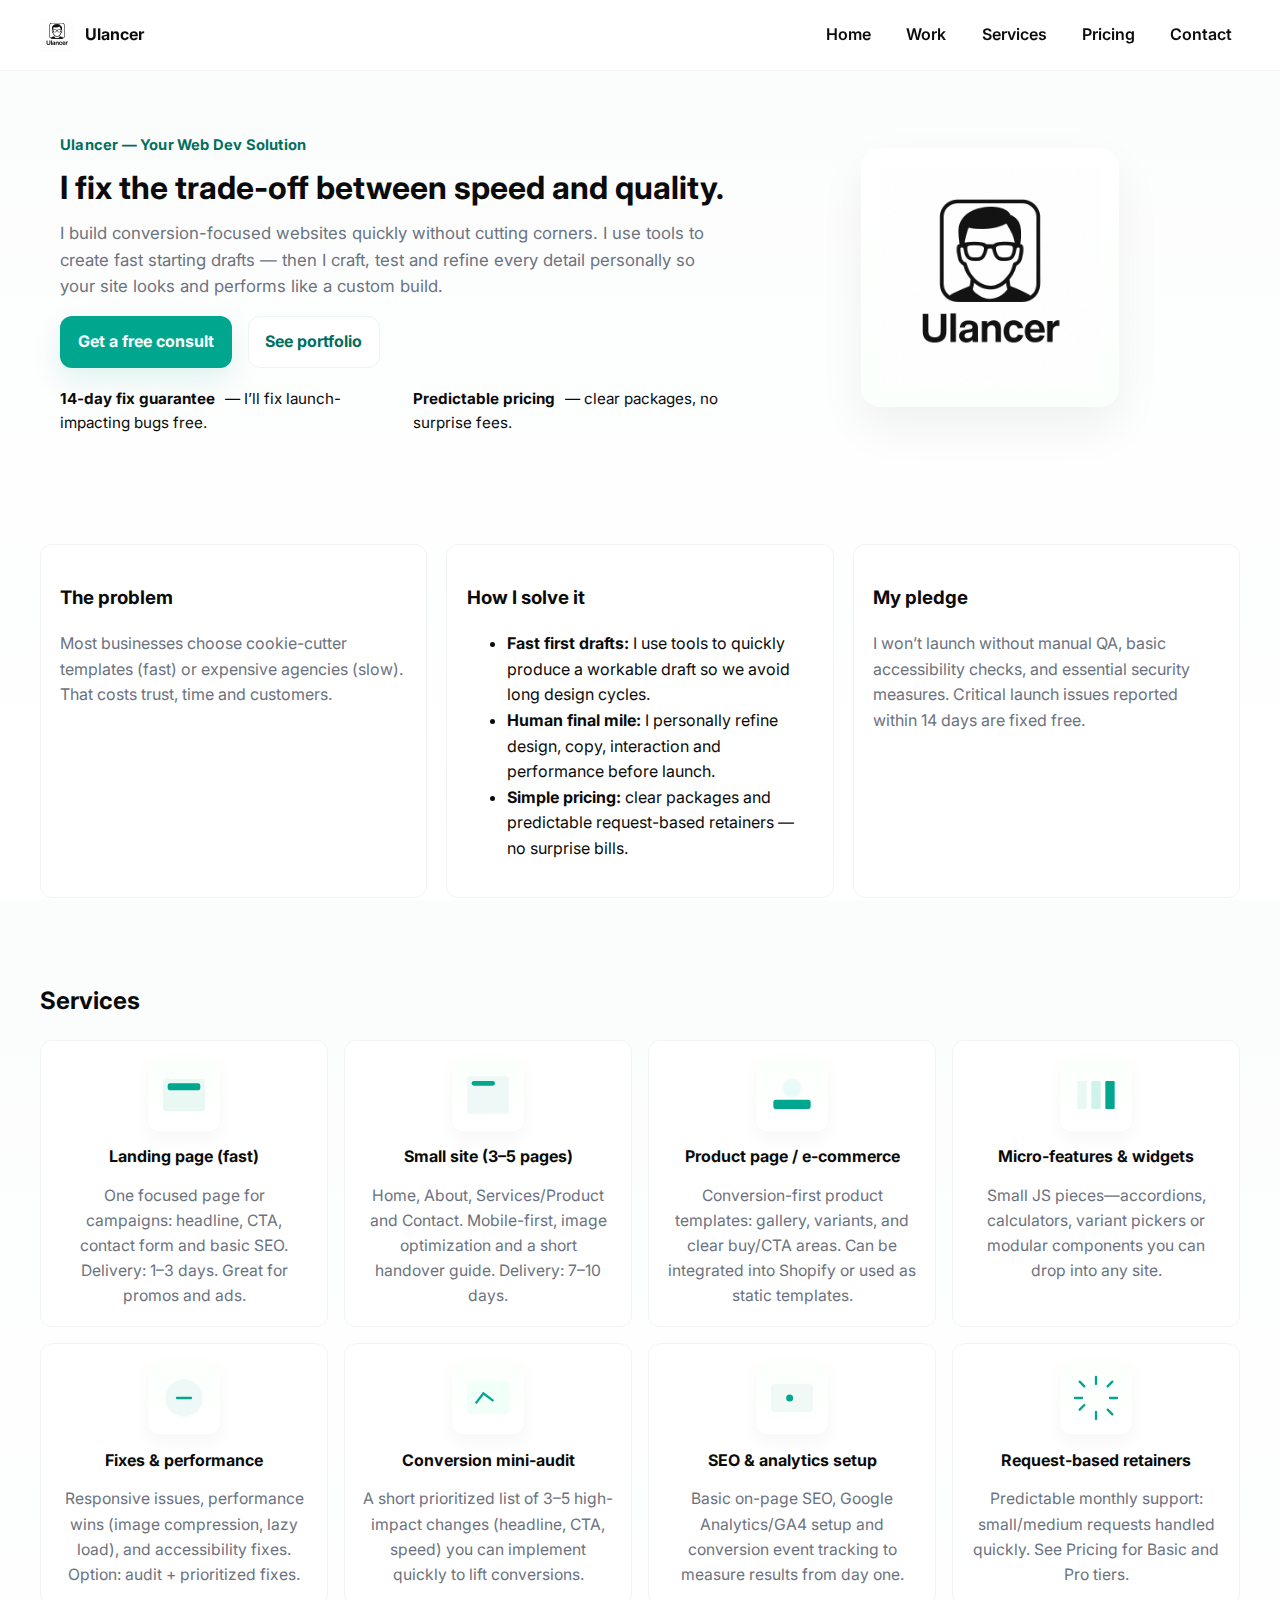
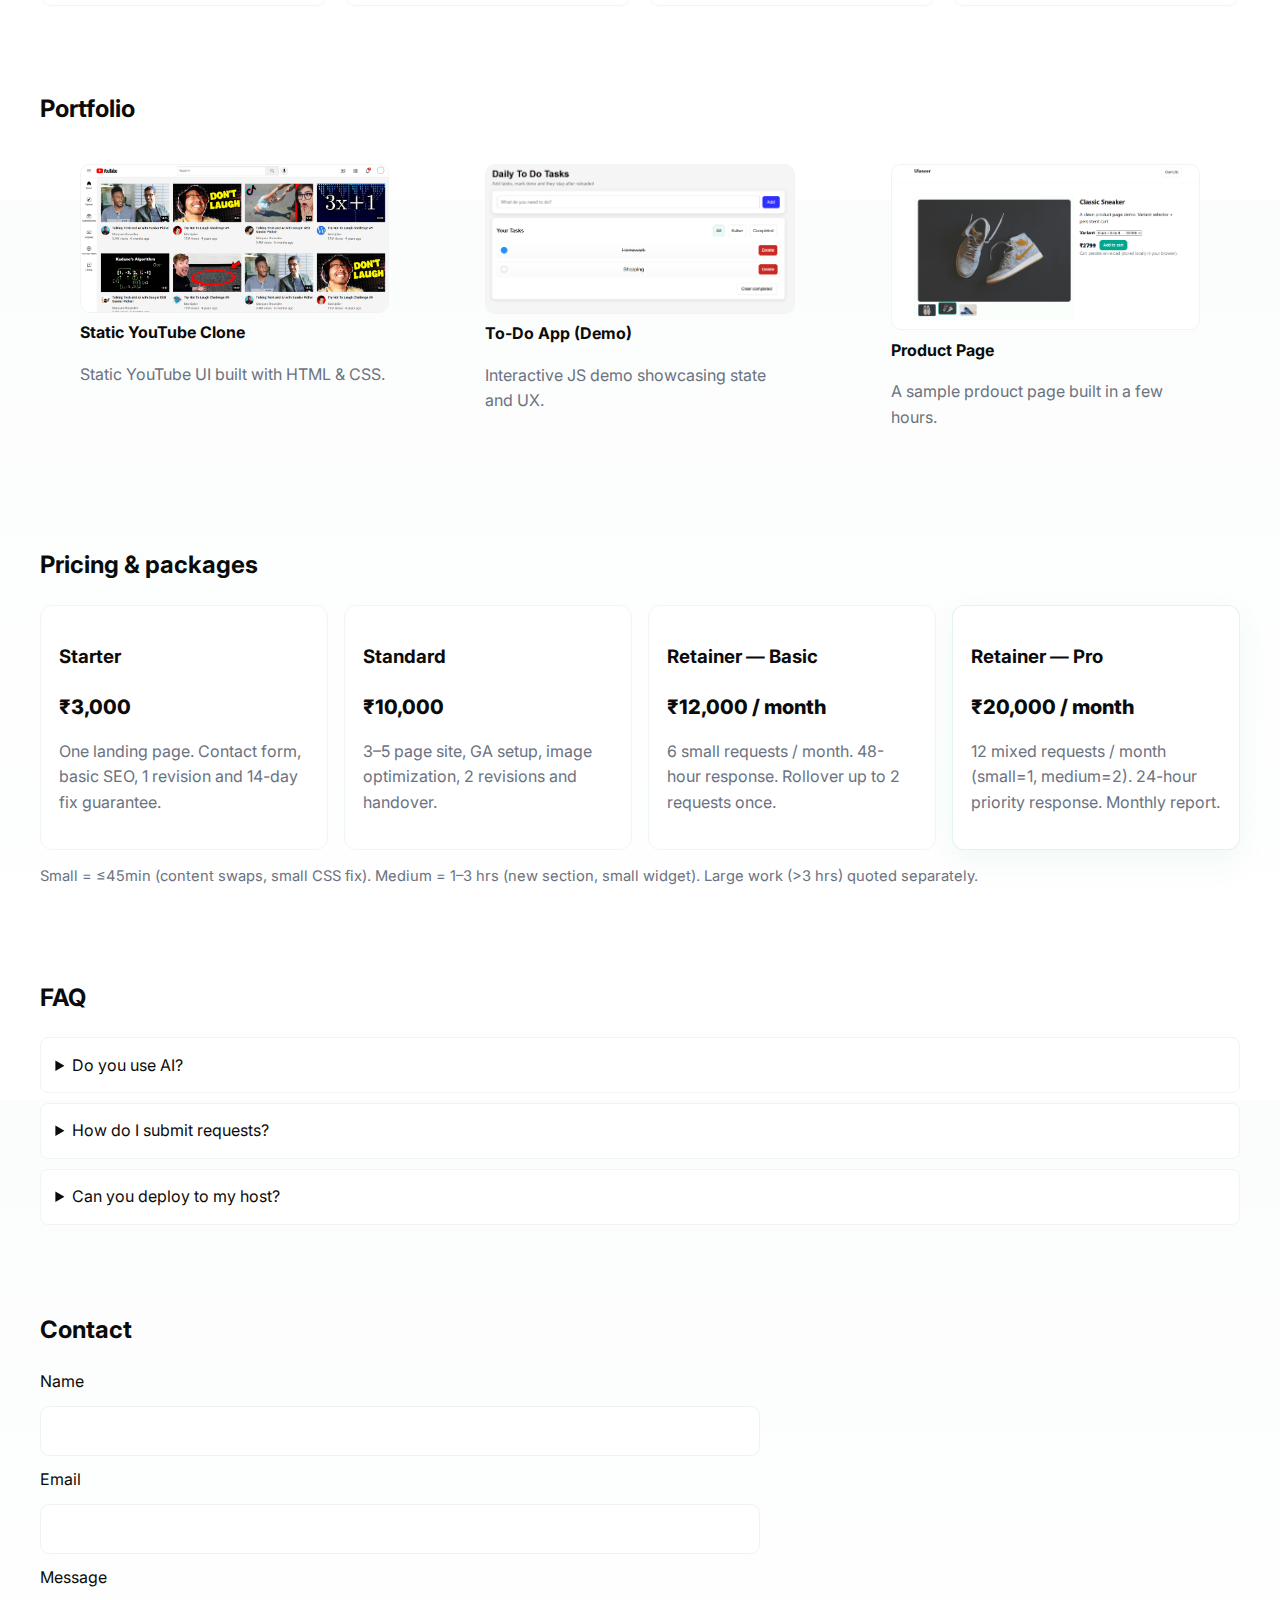
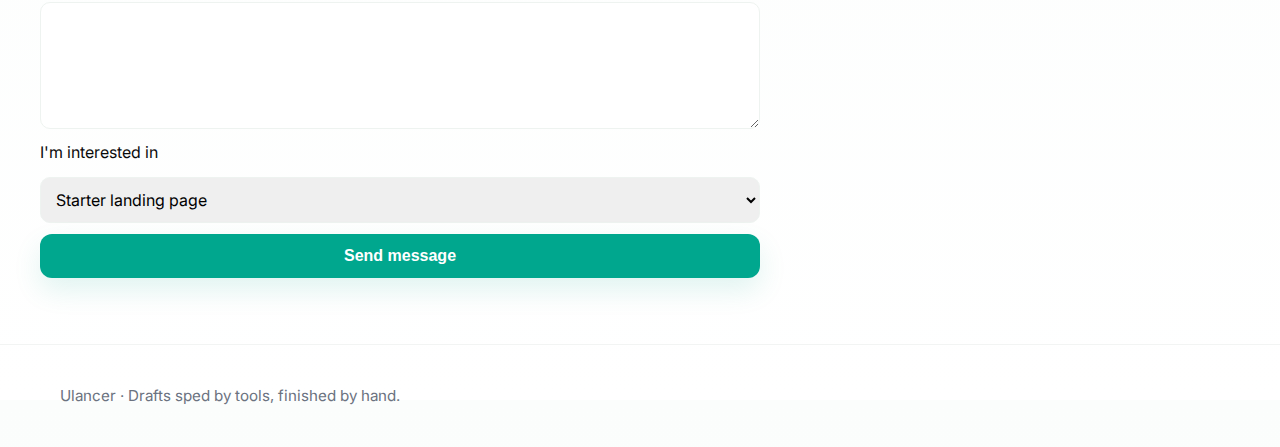
<file: index.html>
<!doctype html>
<html lang="en">
<head>
  <meta charset="utf-8" />
  <meta name="viewport" content="width=device-width,initial-scale=1" />
  <title>Ulancer — Fast, human-polished websites</title>
  <meta name="description" content="Ulancer launches conversion-focused websites in days. I craft, test and polish every site — with tools that speed first drafts when useful.">
  <link href="https://fonts.googleapis.com/css2?family=Inter:wght@300;400;600;700&display=swap" rel="stylesheet">
  <link rel="stylesheet" href="main/styles.css">
</head>
<body>
  <header class="site-header">
    <div class="container header-inner">
      <div class="brand">
        <img src="main/assets/ulancer-logo.PNG" alt="Ulancer logo" class="logo" />
        <span class="brand-name">Ulancer</span>
      </div>

      <button id="navToggle" class="nav-toggle" aria-expanded="false" aria-controls="nav">☰</button>

      <nav id="nav" class="nav" aria-label="Main navigation">
        <a href="#home">Home</a>
        <a href="#work">Work</a>
        <a href="#services">Services</a>
        <a href="#pricing">Pricing</a>
        <a href="#contact">Contact</a>
      </nav>
    </div>
  </header>

  <main>
    <!-- HERO -->
    <section id="home" class="hero">
      <div class="container hero-grid">
        <div class="hero-copy">
          <p class="eyebrow">Ulancer — Your Web Dev Solution</p>
          <h1>I fix the trade-off between speed and quality.</h1>
          <p class="lead">I build conversion-focused websites quickly without cutting corners. I use tools to create fast starting drafts — then I craft, test and refine every detail personally so your site looks and performs like a custom build.</p>

          <div class="cta-row">
            <a class="btn primary" href="#contact">Get a free consult</a>
            <a class="btn ghost" href="#work">See portfolio</a>
          </div>

          <div class="mini-meta">
            <div><strong>14-day fix guarantee</strong><span> — I’ll fix launch-impacting bugs free.</span></div>
            <div><strong>Predictable pricing</strong><span> — clear packages, no surprise fees.</span></div>
          </div>
        </div>

        <aside class="hero-art" aria-hidden="true">
          <div class="logo-card">
            <img src="main/assets/ulancer-logo.PNG" alt="Ulancer mark large" class="logo-large" />
          </div>
        </aside>
      </div>
    </section>

    <div class="section-spacer"></div>

    <!-- VALUE -->
    <section class="container value-section">
      <div class="value-grid">
        <div class="value-card">
          <h3>The problem</h3>
          <p class="muted">Most businesses choose cookie-cutter templates (fast) or expensive agencies (slow). That costs trust, time and customers.</p>
        </div>

        <div class="value-card">
          <h3>How I solve it</h3>
          <ul>
            <li><strong>Fast first drafts:</strong> I use tools to quickly produce a workable draft so we avoid long design cycles.</li>
            <li><strong>Human final mile:</strong> I personally refine design, copy, interaction and performance before launch.</li>
            <li><strong>Simple pricing:</strong> clear packages and predictable request-based retainers — no surprise bills.</li>
          </ul>
        </div>

        <div class="value-card">
          <h3>My pledge</h3>
          <p class="muted">I won’t launch without manual QA, basic accessibility checks, and essential security measures. Critical launch issues reported within 14 days are fixed free.</p>
        </div>
      </div>
    </section>

    <!-- SERVICES (REBUILT: centered icons, clearer copy, more entries) -->
    <section id="services" class="container services-section">
      <h2 class="ser">Services</h2>

      <!-- Grid of service cards — icons centered and short explanations -->
      <div class="services-grid improved">
        <!-- Landing page -->
        <article class="service-card">
          <div class="service-icon" aria-hidden="true">
            <!-- simple landing SVG -->
            <svg viewBox="0 0 48 48" width="56" height="56"><rect x="6" y="10" width="36" height="28" rx="3" fill="#eaf8f4"/><rect x="10" y="14" width="28" height="6" rx="2" fill="#00A78E"/></svg>
          </div>
          <h4>Landing page (fast)</h4>
          <p class="muted">One focused page for campaigns: headline, CTA, contact form and basic SEO. Delivery: 1–3 days. Great for promos and ads.</p>
        </article>

        <!-- Small site -->
        <article class="service-card">
          <div class="service-icon" aria-hidden="true">
            <svg viewBox="0 0 48 48" width="56" height="56"><rect x="6" y="8" width="36" height="32" rx="3" fill="#eef8f7"/><rect x="10" y="12" width="20" height="4" rx="2" fill="#00A78E"/></svg>
          </div>
          <h4>Small site (3–5 pages)</h4>
          <p class="muted">Home, About, Services/Product and Contact. Mobile-first, image optimization and a short handover guide. Delivery: 7–10 days.</p>
        </article>

        <!-- Product / e-commerce -->
        <article class="service-card">
          <div class="service-icon" aria-hidden="true">
            <svg viewBox="0 0 48 48" width="56" height="56"><circle cx="24" cy="18" r="8" fill="#e9fbf8"/><rect x="8" y="28" width="32" height="8" rx="2" fill="#00A78E"/></svg>
          </div>
          <h4>Product page / e-commerce</h4>
          <p class="muted">Conversion-first product templates: gallery, variants, and clear buy/CTA areas. Can be integrated into Shopify or used as static templates.</p>
        </article>

        <!-- Micro features -->
        <article class="service-card">
          <div class="service-icon" aria-hidden="true">
            <svg viewBox="0 0 48 48" width="56" height="56"><rect x="8" y="12" width="8" height="24" rx="1" fill="#eaf8f4"/><rect x="20" y="12" width="8" height="24" rx="1" fill="#cff2ea"/><rect x="32" y="12" width="8" height="24" rx="1" fill="#00A78E"/></svg>
          </div>
          <h4>Micro-features & widgets</h4>
          <p class="muted">Small JS pieces—accordions, calculators, variant pickers or modular components you can drop into any site.</p>
        </article>

        <!-- Fixes & optimization -->
        <article class="service-card">
          <div class="service-icon" aria-hidden="true">
            <svg viewBox="0 0 48 48" width="56" height="56"><circle cx="24" cy="24" r="16" fill="#eef8f7"/><path d="M18 24h12" stroke="#00A78E" stroke-width="2" stroke-linecap="round"/></svg>
          </div>
          <h4>Fixes & performance</h4>
          <p class="muted">Responsive issues, performance wins (image compression, lazy load), and accessibility fixes. Option: audit + prioritized fixes.</p>
        </article>

        <!-- Conversion audit -->
        <article class="service-card">
          <div class="service-icon" aria-hidden="true">
            <svg viewBox="0 0 48 48" width="56" height="56"><rect x="6" y="10" width="36" height="28" rx="3" fill="#f1fff9"/><path d="M14 28l6-8 8 6" stroke="#00A78E" stroke-width="2" fill="none" stroke-linecap="round"/></svg>
          </div>
          <h4>Conversion mini-audit</h4>
          <p class="muted">A short prioritized list of 3–5 high-impact changes (headline, CTA, speed) you can implement quickly to lift conversions.</p>
        </article>

        <!-- SEO & analytics -->
        <article class="service-card">
          <div class="service-icon" aria-hidden="true">
            <svg viewBox="0 0 48 48" width="56" height="56"><rect x="6" y="12" width="36" height="24" rx="3" fill="#f0f9f5"/><circle cx="22" cy="24" r="3" fill="#00A78E"/></svg>
          </div>
          <h4>SEO & analytics setup</h4>
          <p class="muted">Basic on-page SEO, Google Analytics/GA4 setup and conversion event tracking to measure results from day one.</p>
        </article>

        <!-- Maintenance / retainer -->
        <article class="service-card">
          <div class="service-icon" aria-hidden="true">
            <svg viewBox="0 0 48 48" width="56" height="56"><path d="M24 6v6M24 36v6M6 24h6M36 24h6M10 10l4 4M34 34l4 4M34 14l4-4M10 34l4-4" stroke="#00A78E" stroke-width="2" stroke-linecap="round" stroke-linejoin="round" fill="#eaf8f4"/></svg>
          </div>
          <h4>Request-based retainers</h4>
          <p class="muted">Predictable monthly support: small/medium requests handled quickly. See Pricing for Basic and Pro tiers.</p>
        </article>
      </div>
    </section>

    <!-- PORTFOLIO -->
    <section id="work" class="container portfolio-section">
      <h2 class="por">Portfolio</h2>
      <div class="portfolio-grid">
        <figure class="portfolio-item">
          <a href="YouTube-clone/youtube-clone.html"><img src="main/assets/youtube-clone.png" class="srr" alt="Coffee landing demo" /></a>
          <figcaption><strong>Static YouTube Clone</strong><p class="muted">Static YouTube UI built with HTML & CSS.</p></figcaption>
        </figure>

        <figure class="portfolio-item">
          <a href="the-daily-todo/main.html"><img src="main/assets/to-do.png" alt="To-do demo" class="srr"/></a>
          <figcaption><strong href="the-daily-todo/main.html">To-Do App (Demo)</strong><p class="muted">Interactive JS demo showcasing state and UX.</p></figcaption>
        </figure>

        <figure class="portfolio-item">
          <a href="product-page/index.html"><img src="main/assets/product-page.png" class="srr" alt="Coffee landing demo" /></a>
          <figcaption><strong>Product Page</strong><p class="muted">A sample prdouct page built in a few hours.</p></figcaption>
        </figure>

        
      </div>
    </section>

    <!-- PRICING -->
    <section id="pricing" class="container pricing-section">
      <h2 class="por">Pricing & packages</h2>
      <div class="pricing-grid">
        <div class="price">
          <h3>Starter</h3>
          <p class="amount">₹3,000</p>
          <p class="muted">One landing page. Contact form, basic SEO, 1 revision and 14-day fix guarantee.</p>
        </div>

        <div class="price">
          <h3>Standard</h3>
          <p class="amount">₹10,000</p>
          <p class="muted">3–5 page site, GA setup, image optimization, 2 revisions and handover.</p>
        </div>

        <div class="price">
          <h3>Retainer — Basic</h3>
          <p class="amount">₹12,000 / month</p>
          <p class="muted">6 small requests / month. 48-hour response. Rollover up to 2 requests once.</p>
        </div>

        <div class="price accent">
          <h3>Retainer — Pro</h3>
          <p class="amount">₹20,000 / month</p>
          <p class="muted">12 mixed requests / month (small=1, medium=2). 24-hour priority response. Monthly report.</p>
        </div>
      </div>

      <p class="muted small">Small = ≤45min (content swaps, small CSS fix). Medium = 1–3 hrs (new section, small widget). Large work (>3 hrs) quoted separately.</p>
    </section>

    <!-- FAQ -->
    <section class="container faq-section">
      <h2 class="por">FAQ</h2>
      <details><summary>Do you use AI?</summary><p class="muted">I use tools to create fast first drafts (layout or copy ideas). The final design, tests and code are always crafted and reviewed by me.</p></details>
      <details><summary>How do I submit requests?</summary><p class="muted">The Request form link will be sent to you once you choose your plan. I reply with a size estimate (small/medium/large) before work begins.</p></details>
      <details><summary>Can you deploy to my host?</summary><p class="muted">Yes — I deploy to GitHub Pages or provide production-ready files. I can help with it if needed.</p></details>
    </section>

    <!-- CONTACT -->
    <section id="contact" class="container contact-section">
      <h2 class="por">Contact</h2>

      <form id="contactForm" action="https://formspree.io/f/xwpqalzo" method="POST" class="contact-form" aria-label="Contact form">
        
        <label for="name" class="por">Name</label>
        <input id="name" name="name" required>

        <label for="email" class="por">Email</label>
        <input id="email" name="_replyto" type="email" required>

        <label for="message" class="por">Message</label>
        <textarea id="message" name="message" rows="4" required></textarea>

        <label for="interest" class="por">I'm interested in</label>
        <select id="interest" name="interest">
          <option>Starter landing page</option>
          <option>Standard site (3–5 pages)</option>
          <option>Retainer — Basic</option>
          <option>Retainer — Pro</option>
          <option>Other</option>
          <option>Custom</option>
        </select>

        <button type="submit" class="btn primary" class="button-last">Send message</button>
        <p id="formStatus" class="form-status" aria-live="polite"></p>
      </form>

      
    </section>
  </main>

  <footer class="site-footer">
    <div class="container footer-inner">
      <p><span ></span> Ulancer · Drafts sped by tools, finished by hand.</p>
    </div>
  </footer>

  <script src="main/main.js"></script>
</body>
</html>
</file>
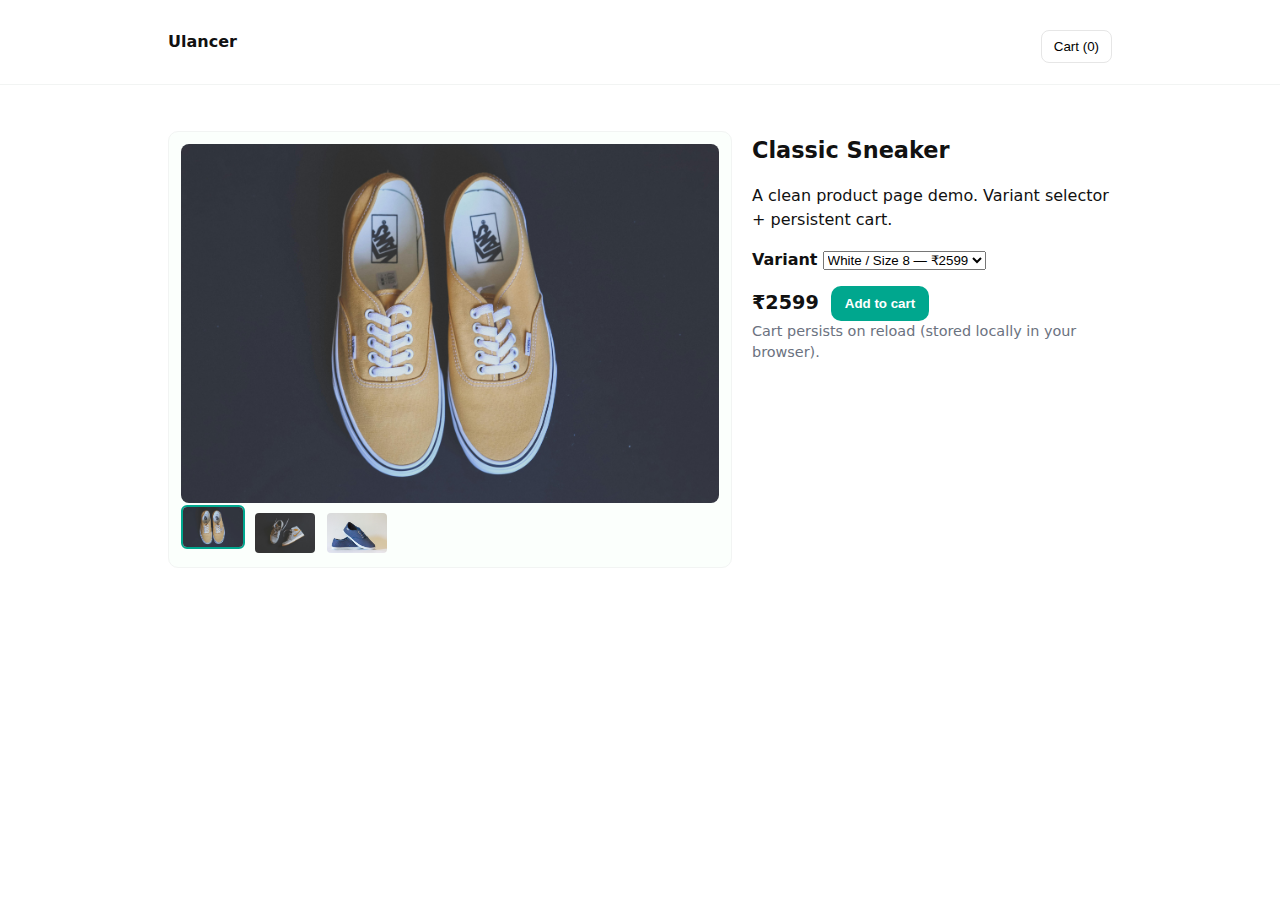
<file: product-page/index.html>
<!doctype html>
<html lang="en">
<head>
  <meta charset="utf-8" />
  <meta name="viewport" content="width=device-width,initial-scale=1" />
  <title>Product demo — Ulancer</title>
  <link rel="stylesheet" href="styles.css">
</head>
<body>
  <header class="site-header">
    <div class="container">
      <div class="brand">Ulancer</div>
      <button id="openCartBtn" class="cart-btn" aria-label="Open cart">
        Cart (<span id="cartCount" aria-live="polite">0</span>)
      </button>
    </div>
  </header>

  <main class="container">
    <section class="product">
      <div class="gallery">
        <!-- main image (will be updated by JS but default uses the single asset) -->
        <img id="mainImage" src="assets/main-image.jpg" alt="Product image">
        <div class="thumbs" id="thumbs"></div>
      </div>

      <div class="details">
        <h1 id="productTitle">Classic Sneaker</h1>
        <p id="productDesc">A clean product page demo. Variant selector + persistent cart.</p>

        <div class="variants">
          <label for="variantSelect"><strong>Variant</strong></label>
          <select id="variantSelect"></select>
        </div>

        <div class="price-row">
          <div class="price" id="price">₹0</div>
          <button id="addToCart" class="btn primary">Add to cart</button>
        </div>

        <div class="note small muted">Cart persists on reload (stored locally in your browser).</div>
      </div>
    </section>
  </main>

  <!-- CART SIDEPANEL -->
  <aside id="cartModal" class="cart-modal" aria-hidden="true">
    <div class="cart-inner">
      <button id="closeCart" class="close" aria-label="Close cart">×</button>
      <h2>Your Cart</h2>
      <div id="cartList" class="cart-list"></div>

      <div class="cart-footer">
        <div class="cart-total">Total: <span id="cartTotal">₹0</span></div>
        <div class="cart-actions">
          <button id="clearCart" class="btn ghost">Clear</button>
          <button id="checkout" class="btn primary">Checkout (mock)</button>
        </div>
      </div>
    </div>
  </aside>

  <script src="main.js"></script>
</body>
</html>
</file>
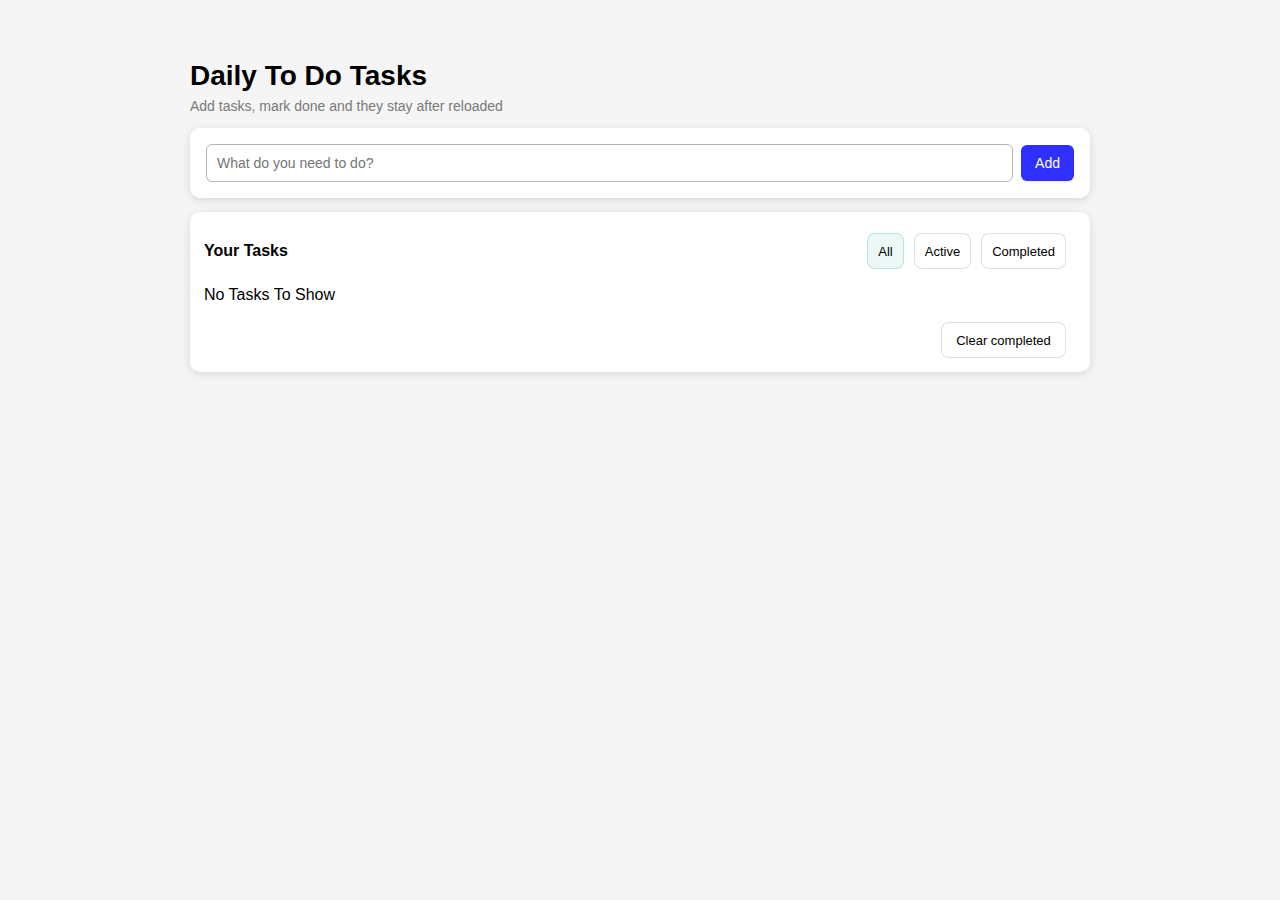
<file: the-daily-todo/main.html>
<!DOCTYPE html>
<html lang="en">
<head>
    <meta charset="UTF-8">
    <meta name="viewport" content="width=device-width, initial-scale=1.0">
    <title>Daily-To-Do</title>
    <link rel="stylesheet" href="styles.css">
</head>
<body>
    <main class="main">
        <header>
            <p class="first-line">Daily To Do Tasks</p>
            <p class="second-line">Add tasks, mark done and they stay after reloaded</p>
        </header>
        <section class="sec1">
            <input type="text" placeholder="What do you need to do?" onkeydown="usingEnter(event.key)" class="input">
            <button onclick="gettingInput();addingToAll()" class="add-button">Add</button>
        </section>
        <section class="sec2">
            <div class="div-sec2-line1">
                <p class="p-yourtasks">Your Tasks 
                
                </p>
                <div class="align-line1">
                    <button onclick="addingToAll()" class="button-all">All</button>
                    <button onclick="addingToActive()" class="button-active">Active</button>
                    <button onclick="addingToCompleted()" class="button-completed">Completed</button>
                </div>
            </div>
            
            <div class="div-sec2-line2 js-tasks">
                No Tasks To Show
            </div>
            <div class="div-button-completed2">
                <button onclick="clearCompletedTasks()" class="button-completed2">Clear completed</button>
            </div>
            
        </section>
    </main>
    <script src="main.js"></script>
</body>
</html>
</file>
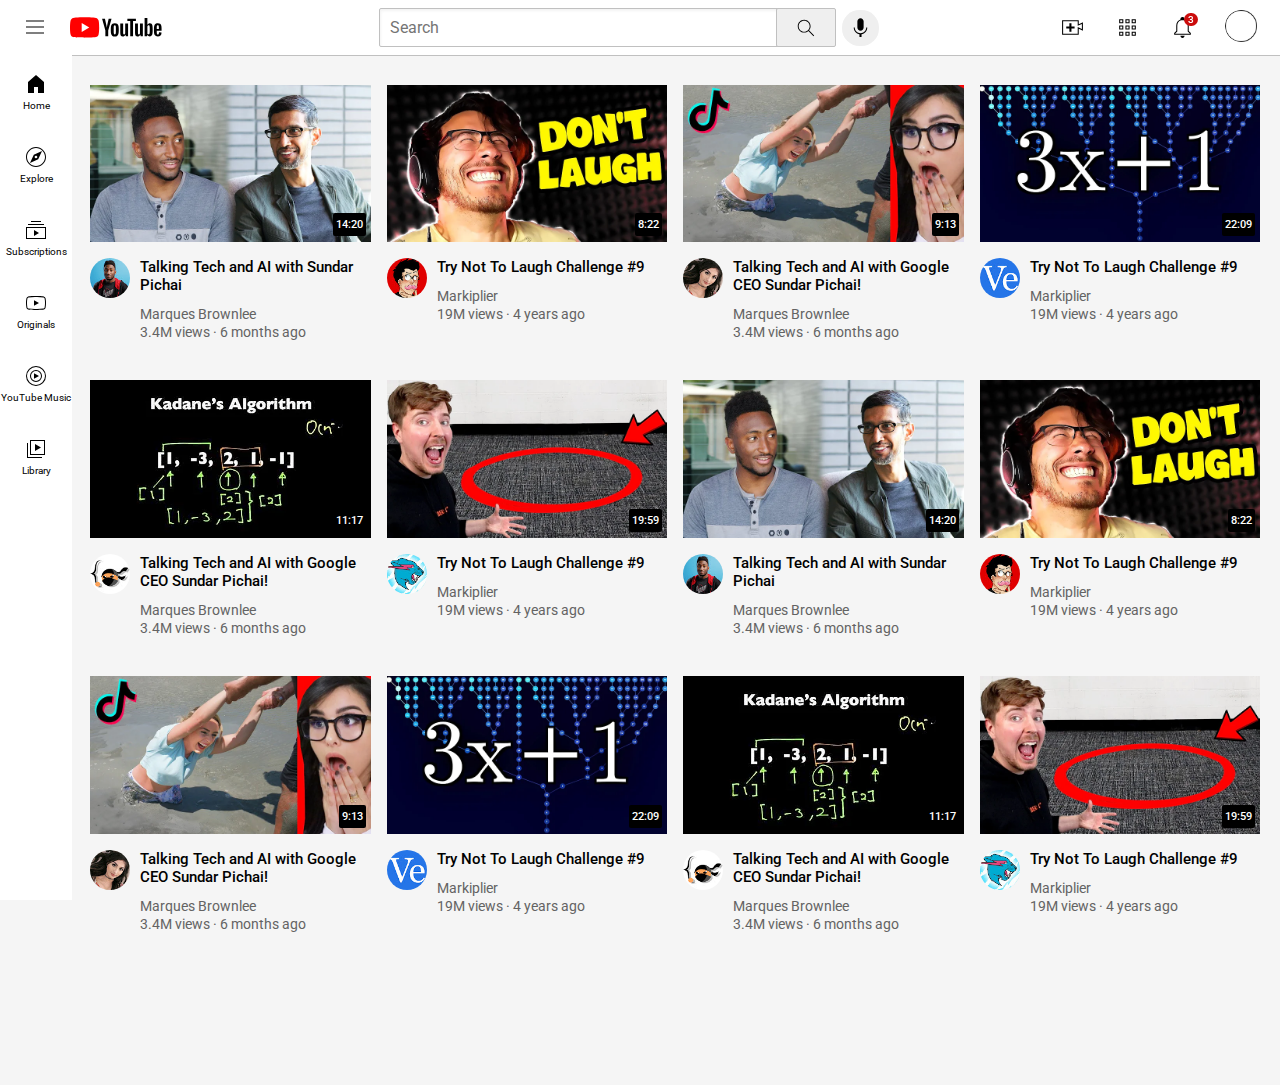
<file: YouTube-clone/youtube-clone.html>
<!DOCTYPE html>
<html>
  <head>

    <link rel="preconnect" href="https://fonts.googleapis.com">
    <link rel="preconnect" href="https://fonts.gstatic.com" crossorigin>
    <link href="https://fonts.googleapis.com/css2?family=Roboto:wght@400;500;700&display=swap" rel="stylesheet">

    <link rel="stylesheet" href="youtube-clone-css/general.css">
    <link rel="stylesheet" href="youtube-clone-css/main-preview.css">
    <link rel="stylesheet" href="youtube-clone-css/header.css">
    <link rel="stylesheet" href="youtube-clone-css/left-header.css">

    <title>YouTube.com-clone</title>

       
  </head>

  <body class="body">
    
    <div class="left-header-main">
      <div class="left-header-container">
        <img src="header-photos/home.svg" class="left-header">
        <div class="left-header-names">Home</div>
      </div>

      <div class="left-header-container">
        <img src="header-photos/explore.svg" class="left-header">
        <div class="left-header-names">Explore</div>
      </div>

      <div class="left-header-container">
        <img src="header-photos/subscriptions.svg" class="left-header">
        <div class="left-header-names">Subscriptions</div>
      </div>

      <div class="left-header-container">
        <img src="header-photos/originals.svg" class="left-header">
        <div class="left-header-names">Originals</div>
      </div>

      <div class="left-header-container">
        <img src="header-photos/youtube-music.svg" class="left-header">
        <div class="left-header-names">YouTube Music</div>
      </div>

      <div class="left-header-container">
        <img src="header-photos/library.svg" class="left-header">
        <div class="left-header-names">Library</div>
      </div>

    </div>

    <div class="top-header">
      <div class="left-top-header">
        <img class="hamburger-header-left" src="header-photos/hamburger-menu.svg" >
        <img class="youtube-logo-left-header" src="header-photos/youtube-logo.svg">
      </div>
      <div class="middle-top-header">
        <input class="Search-box" type="text" placeholder="Search">
        
        <button class="button-header-search">
          <img class="search-middle-header" src="header-photos/search.svg">
          <div class="something-that-shows-up">
            Search
          </div>
        </button>
  
        <button class="voice-search-icon-button">
          <img class="voice-search-icon-header"src="header-photos/voice-search-icon.svg">
          <div class="something-that-shows-up">
            Search with Your Voice 
          </div>
        </button>
      </div>
      <div class="right-top-header">
        
        <div class="what-1">
          <img src="header-photos/first-rightM.svg" class="first-right">
          <div class="something-that-shows-up">
            Create
          </div>
        </div>

        <div class="what-1"> 
          <img src="header-photos/second-rightM.svg" class="second-right">
          <div class="something-that-shows-up">
            YouTube apps
          </div>
        </div>

        <div class="right-top-3-container">
          <img src="header-photos/third-rightM.svg" class="third-right">
          <div class="right-3">
            3
          </div>
          <div class="something-that-shows-up">
            Notifications 
          </div>
        </div>

        <div style="border-radius: 32px;">
          <img src="header-photos/fourth-rightM.jpg" class="fourth-right">
        </div>

      </div>
    </div>

    <div class="grid-div-main">

      <div class="main-div">
        <div class="thumbnail-div">
          <img class="thumbnail" src="thumbnails-youtube/thumbnail-1.webp">
          <div class="timelines">14:20</div>
        </div>

          <div class="grid-div-1">

            <div class="channel-pic-div">
              <div class="ggg">
                <img class="channel-img" src="Channel-youtube/channel-1.jpeg">
                <div class="rel-div">
                  <div>
                    <img src="Channel-youtube/channel-1.jpeg" class="The-img">
                  </div>
                  <div class="content">
                    <div class="mark">Marques Brownlee</div>
                    <div class="subs">15M subscribers</div>
                  </div>
                </div>
              </div>
            </div>
          
            <div class="channel-text-div">
              <p class="video-title">
                Talking Tech and AI with Sundar Pichai 
              </p>
          
              <p class="channel-name">
                Marques Brownlee
              </p>
          
              <p class="views">
                3.4M views · 6 months ago
              </p>
            </div>
          </div>

      </div>

      <div class="main-div">
        <div class="thumbnail-div">
          <img class="thumbnail" src="thumbnails-youtube/thumbnail-2.webp">
          <div class="timelines">8:22</div>
        </div>
      
        <div class="grid-div-1">
          <div class="channel-pic-div">
            <img class="channel-img" src="Channel-youtube/channel-2.jpeg">
          </div>
      
          <div class="channel-text-div">
            <p class="video-title">
              Try Not To Laugh Challenge #9
            </p>
      
            <p class="channel-name">
              Markiplier
            </p>
      
            <p class="views">
              19M views · 4 years ago
            </p>
          </div>
        </div>
      </div>

      <div class="main-div">
        <div class="thumbnail-div">
          <img class="thumbnail" src="thumbnails-youtube/thumbnail-3.webp">
          <div class="timelines">9:13</div>
        </div>
      
        <div class="grid-div-1">
          <div class="channel-pic-div">
            <img class="channel-img" src="Channel-youtube/channel-3.jpeg">
          </div>
      
          <div class="channel-text-div">
            <p class="video-title">
              Talking Tech and AI with Google CEO Sundar Pichai!
            </p>
      
            <p class="channel-name">
              Marques Brownlee
            </p>
      
            <p class="views">
              3.4M views · 6 months ago
            </p>
          </div>
        </div>
      </div>
      
      <div class="main-div">
        <div class="thumbnail-div">
          <img class="thumbnail" src="thumbnails-youtube/thumbnail-4.webp">
          <div class="timelines">22:09</div>
        </div>
      
        <div class="grid-div-1">
          <div class="channel-pic-div">
            <img class="channel-img" src="Channel-youtube/channel-4.jpeg">
          </div>
      
          <div class="channel-text-div">
            <p class="video-title">
              Try Not To Laugh Challenge #9
            </p>
      
            <p class="channel-name">
              Markiplier
            </p>
      
            <p class="views">
              19M views · 4 years ago
            </p>
          </div>
        </div>
      </div>

      <div class="main-div">
        <div class="thumbnail-div">
          <img class="thumbnail" src="thumbnails-youtube/thumbnail-5.webp">
          <div class="timelines">11:17</div>
        </div>
      
        <div class="grid-div-1">
          <div class="channel-pic-div">
            <img class="channel-img" src="Channel-youtube/channel-5.jpeg">
          </div>
      
          <div class="channel-text-div">
            <p class="video-title">
              Talking Tech and AI with Google CEO Sundar Pichai!
            </p>
      
            <p class="channel-name">
              Marques Brownlee
            </p>
      
            <p class="views">
              3.4M views · 6 months ago
            </p>
          </div>
        </div>
      </div>
      
      <div class="main-div">
        <div class="thumbnail-div">
          <img class="thumbnail" src="thumbnails-youtube/thumbnail-6.webp">
          <div class="timelines">19:59</div>
        </div>
      
        <div class="grid-div-1">
          <div class="channel-pic-div">
            <img class="channel-img" src="Channel-youtube/channel-6.jpeg">
          </div>
      
          <div class="channel-text-div">
            <p class="video-title">
              Try Not To Laugh Challenge #9
            </p>
      
            <p class="channel-name">
              Markiplier
            </p>
      
            <p class="views">
              19M views · 4 years ago
            </p>
          </div>
        </div>
      </div>

      <div class="main-div">
        <div class="thumbnail-div">
          <img class="thumbnail" src="thumbnails-youtube/thumbnail-1.webp">
          <div class="timelines">14:20</div>
        </div>

          <div class="grid-div-1">

            <div class="channel-pic-div">
              <div class="ggg">
                <img class="channel-img" src="Channel-youtube/channel-1.jpeg">
                <div class="rel-div">
                  <div>
                    <img src="Channel-youtube/channel-1.jpeg" class="The-img">
                  </div>
                  <div class="content">
                    <div class="mark">Marques Brownlee</div>
                    <div class="subs">15M subscribers</div>
                  </div>
                </div>
              </div>
            </div>
          
            <div class="channel-text-div">
              <p class="video-title">
                Talking Tech and AI with Sundar Pichai 
              </p>
          
              <p class="channel-name">
                Marques Brownlee
              </p>
          
              <p class="views">
                3.4M views · 6 months ago
              </p>
            </div>
          </div>

      </div>

      <div class="main-div">
        <div class="thumbnail-div">
          <img class="thumbnail" src="thumbnails-youtube/thumbnail-2.webp">
          <div class="timelines">8:22</div>
        </div>
      
        <div class="grid-div-1">
          <div class="channel-pic-div">
            <img class="channel-img" src="Channel-youtube/channel-2.jpeg">
          </div>
      
          <div class="channel-text-div">
            <p class="video-title">
              Try Not To Laugh Challenge #9
            </p>
      
            <p class="channel-name">
              Markiplier
            </p>
      
            <p class="views">
              19M views · 4 years ago
            </p>
          </div>
        </div>
      </div>

      <div class="main-div">
        <div class="thumbnail-div">
          <img class="thumbnail" src="thumbnails-youtube/thumbnail-3.webp">
          <div class="timelines">9:13</div>
        </div>
      
        <div class="grid-div-1">
          <div class="channel-pic-div">
            <img class="channel-img" src="Channel-youtube/channel-3.jpeg">
          </div>
      
          <div class="channel-text-div">
            <p class="video-title">
              Talking Tech and AI with Google CEO Sundar Pichai!
            </p>
      
            <p class="channel-name">
              Marques Brownlee
            </p>
      
            <p class="views">
              3.4M views · 6 months ago
            </p>
          </div>
        </div>
      </div>
      
      <div class="main-div">
        <div class="thumbnail-div">
          <img class="thumbnail" src="thumbnails-youtube/thumbnail-4.webp">
          <div class="timelines">22:09</div>
        </div>
      
        <div class="grid-div-1">
          <div class="channel-pic-div">
            <img class="channel-img" src="Channel-youtube/channel-4.jpeg">
          </div>
      
          <div class="channel-text-div">
            <p class="video-title">
              Try Not To Laugh Challenge #9
            </p>
      
            <p class="channel-name">
              Markiplier
            </p>
      
            <p class="views">
              19M views · 4 years ago
            </p>
          </div>
        </div>
      </div>

      <div class="main-div">
        <div class="thumbnail-div">
          <img class="thumbnail" src="thumbnails-youtube/thumbnail-5.webp">
          <div class="timelines">11:17</div>
        </div>
      
        <div class="grid-div-1">
          <div class="channel-pic-div">
            <img class="channel-img" src="Channel-youtube/channel-5.jpeg">
          </div>
      
          <div class="channel-text-div">
            <p class="video-title">
              Talking Tech and AI with Google CEO Sundar Pichai!
            </p>
      
            <p class="channel-name">
              Marques Brownlee
            </p>
      
            <p class="views">
              3.4M views · 6 months ago
            </p>
          </div>
        </div>
      </div>
      
      <div class="main-div">
        <div class="thumbnail-div">
          <img class="thumbnail" src="thumbnails-youtube/thumbnail-6.webp">
          <div class="timelines">19:59</div>
        </div>
      
        <div class="grid-div-1">
          <div class="channel-pic-div">
            <img class="channel-img" src="Channel-youtube/channel-6.jpeg">
          </div>
      
          <div class="channel-text-div">
            <p class="video-title">
              Try Not To Laugh Challenge #9
            </p>
      
            <p class="channel-name">
              Markiplier
            </p>
      
            <p class="views">
              19M views · 4 years ago
            </p>
          </div>
        </div>
      </div>


      

    </div>

  </body>
</html>
</file>
<file: main/styles.css>
:root{
  --accent:#00A78E;
  --accent-2:#006f5e;
  --bg:#ffffff;
  --txt:#0b0b0b;
  --muted:#6b7280;
  --max-width:1200px;
  --pad:1.25rem;
  --radius:14px;
  --flow:1.15rem;
  font-family: 'Inter', system-ui, -apple-system, "Segoe UI", Roboto, Arial;
  font-size:16px; /* base */
}

.srr{cursor: pointer;}

/* base */
*{box-sizing:border-box}
html,body{height:100%}
body{margin:0;background:linear-gradient(180deg,#fbfdfc 0%,#ffffff 100%);color:var(--txt);line-height:1.6}
.container{max-width:var(--max-width);margin:0 auto;padding:0 var(--pad)}

/* header */
.site-header{position:sticky;top:0;z-index:60;background:rgba(255,255,255,0.95);backdrop-filter:blur(6px);border-bottom:1px solid #f2f4f3}
.header-inner{display:flex;align-items:center;justify-content:space-between;padding:.9rem 0}
.brand{display:flex;align-items:center;gap:.7rem}
.logo{height:34px}
.brand-name{font-weight:700}
.nav{display:none;gap:1.2rem}
.nav a{text-decoration:none;color:var(--txt);font-weight:600;padding:.5rem}
.nav-toggle{background:none;border:0;font-size:1.2rem;cursor:pointer}

/* HERO */
.hero{padding:3rem 0}
.hero-grid{display:grid;grid-template-columns:1fr;gap:2rem;align-items:center}
.eyebrow{font-size:.92rem;color:var(--accent-2);font-weight:700;letter-spacing:.2px}
.hero-copy h1{font-size:2rem;margin:.3rem 0;line-height:1.03}
.lead{color:var(--muted);margin:.9rem 0;max-width:60ch;font-size:1.05rem}
.cta-row{display:flex;gap:1rem;margin-top:1rem}
.btn{display:inline-block;padding:.75rem 1.05rem;border-radius:12px;border:1px solid transparent;text-decoration:none;cursor:pointer;font-weight:700;font-size:1rem}
.btn.primary{background:var(--accent);color:white;box-shadow:0 12px 28px rgba(0,167,142,0.12)}
.btn.ghost{background:#fff;border:1px solid #e9f6f1;color:var(--accent-2)}
.mini-meta{display:flex;gap:1.4rem;margin-top:1.2rem;flex-direction:column;font-size:.95rem}
.mini-meta div strong{display:inline-block;margin-right:.4rem}

/* hero art */
.hero-art{display:flex;flex-direction:column;align-items:center;gap:1rem}
.logo-card{background:linear-gradient(180deg,#ffffff 0%,#fbfffc 100%);padding:1.2rem;border-radius:20px;box-shadow:0 20px 48px rgba(2,8,23,0.06);display:flex;align-items:center;justify-content:center}
.logo-large{max-width:220px;height:auto}

/* breathing space element */
.section-spacer{height:28px}

/* value */
.value-section{padding:2rem 0}
.value-grid{display:grid;gap:1.2rem}
.value-card{background:#fff;padding:1.2rem;border-radius:12px;border:1px solid #f2f4f3;min-height:120px}

/* SERVICES (IMPROVED) */
.services-section{padding:2rem 0}
.services-grid.improved{display:grid;grid-template-columns:1fr;gap:1rem}
.service-card{
  background:#fff;padding:18px;border-radius:12px;border:1px solid #f2f4f3;
  display:flex;flex-direction:column;align-items:center;text-align:center;gap:10px;
  min-height:160px;
}
.service-card h4{margin:.2rem 0}
.service-card p{color:var(--muted);margin:0;font-size:0.98rem}
.service-icon{width:72px;height:72px;display:flex;align-items:center;justify-content:center;border-radius:12px;background:linear-gradient(180deg,#fbfffc 0%,#ffffff 100%);box-shadow:0 8px 20px rgba(2,8,23,0.04)}

/* portfolio */
.portfolio-section{padding:2rem 0}
.portfolio-grid{display:grid;grid-template-columns:1fr;gap:1rem}
.portfolio-item img{width:100%;height:auto;border-radius:10px;border:1px solid #f2f4f3}

/* pricing */
.pricing-section{padding:2rem 0}
.pricing-grid{display:grid;grid-template-columns:1fr;gap:1rem}
.price{background:#fff;padding:1.1rem;border-radius:12px;border:1px solid #f2f4f3}
.price.accent{border-color:rgba(0,167,142,0.12);box-shadow:0 12px 30px rgba(0,167,142,0.06)}
.amount{font-weight:800;font-size:1.25rem;margin:.4rem 0}

/* faq */
.faq-section{padding:1.5rem 0}
.faq-section details{background:#fff;padding:.9rem;border-radius:8px;border:1px solid #f2f4f3;margin:.6rem 0}

/* contact */
.contact-section{padding:2rem 0}
.contact-form{display:grid;gap:.7rem;max-width:720px}
input,textarea,select{padding:.7rem;border-radius:10px;border:1px solid #eef3f0;font:inherit}
.form-status{color:var(--muted);margin-top:.4rem}

/* footer */
.site-footer{padding:1.5rem 0;border-top:1px solid #f2f4f3;color:var(--muted);font-size:.95rem}

/* DESKTOP / TABLET LAYOUTS */
@media(min-width:740px){
  .nav{display:flex}
  .nav-toggle{display:none}
  .hero-grid{grid-template-columns:1fr 460px}
  .value-grid{grid-template-columns:repeat(3,1fr)}
  .portfolio-grid{grid-template-columns:repeat(3,1fr)}
  .pricing-grid{grid-template-columns:repeat(4,1fr)}
  .mini-meta{flex-direction:row}
  .services-grid.improved{grid-template-columns:repeat(3,1fr)}

}

/* LARGER DESKTOP */
@media(min-width:1100px){
  .services-grid.improved{grid-template-columns:repeat(4,1fr)}

}

/* mobile niceties */
@media(max-width:420px){
  :root{font-size:15px}
  .logo-large{max-width:140px}
  .hero-copy h1{font-size:1.25rem}
  .lead{font-size:.98rem;max-width:100%}
  .service-card{min-height:140px}
  .ser{margin-left: 10px;}
  .por{margin-left: 10px;}
}

/* focus */
a:focus, button:focus {outline:3px solid rgba(0,167,142,0.14);outline-offset:3px}
.muted{color:var(--muted)}
.small{font-size:.92rem}
</file>
<file: product-page/styles.css>
:root{
  --accent:#00A78E;
  --bg:#fff;
  --txt:#111;
  --muted:#6b7280;
  --max:980px;
  font-family:system-ui,-apple-system,Segoe UI,Roboto,"Helvetica Neue",Arial;
}

*{box-sizing:border-box}
body{margin:0;background:var(--bg);color:var(--txt);line-height:1.5}
.container{max-width:var(--max);margin:0 auto;padding:18px}

/* header */
.site-header{border-bottom:1px solid #f2f4f3;padding:12px 0}
.brand{font-weight:700;display:inline-block}
.cart-btn{float:right;padding:8px 12px;border-radius:8px;border:1px solid #e6e6e6;background:#fff;cursor:pointer}

/* product layout */
.product{display:block;gap:20px;padding:28px 0}
@media(min-width:860px){
  .product{display:grid;grid-template-columns:1fr 360px;align-items:start}
}

.gallery{background:#fbfffc;padding:12px;border-radius:10px;border:1px solid #f2f4f3}
.gallery img{width:100%;height:auto;display:block;border-radius:8px}
.thumbs{display:flex;gap:8px;margin-top:8px}
.thumbs img{width:64px;height:44px;object-fit:cover;border-radius:6px;cursor:pointer;border:2px solid transparent;transition:transform .12s ease, border-color .12s ease}
.thumbs img:hover{transform:translateY(-4px)}
.thumbs img.selected{border-color:var(--accent);transform:translateY(-6px)}

/* details */
.details h1{margin:.2rem 0;font-size:1.4rem}
.muted{color:var(--muted)}
.small{font-size:.9rem}
.variants{margin:12px 0}
.price-row{display:flex;align-items:center;gap:12px;margin-top:14px}
.price{font-weight:800;font-size:1.2rem}
.btn{padding:10px 14px;border-radius:10px;border:0;cursor:pointer;font-weight:700}
.btn.primary{background:var(--accent);color:#fff;transition:background .18s ease, transform .06s ease, box-shadow .18s ease}
.btn.primary:hover{background:#009a82;box-shadow:0 8px 22px rgba(0,167,142,.12)}
.btn.primary:active{transform:translateY(1px)}
.btn.ghost{background:#fff;border:1px solid #e6f5ee}

/* pulse effect class added by JS */
.btn.pulse{box-shadow:0 0 0 8px rgba(0,167,142,0.12)}

/* cart modal */
.cart-modal{position:fixed;right:0;top:0;height:100vh;width:0;overflow:hidden;transition:width .22s ease;z-index:60;background:rgba(0,0,0,0.22)}
.cart-modal.open{width:360px}
.cart-inner{background:#fff;height:100%;padding:18px;box-shadow:-6px 0 20px rgba(2,8,23,0.08)}
.close{background:none;border:0;font-size:22px;cursor:pointer;float:right}
.cart-list{margin-top:18px}
.cart-item{display:flex;gap:10px;align-items:center;padding:8px 0;border-bottom:1px dashed #f2f4f3}
.cart-item img{width:60px;height:44px;object-fit:cover;border-radius:6px}
.cart-item .meta{flex:1}
.qty-controls{display:flex;gap:6px;align-items:center}
.qty-controls button{padding:6px 8px;border-radius:6px;border:1px solid #eee;background:#fff;cursor:pointer}

/* cart footer */
.cart-footer{position:absolute;bottom:18px;left:18px;right:18px}
.cart-total{font-weight:800;margin-bottom:8px}

/* small */
.small-muted{color:var(--muted);font-size:.92rem;margin-top:8px}
</file>
<file: the-daily-todo/styles.css>
body{
    background-color: whitesmoke;
    font-family: Arial, Helvetica, sans-serif;
    align-items: center;
    display: flex;
    flex-direction: column;
    justify-content: flex-start;
    padding: 24px 12px;
    box-sizing: border-box;
}

.main{
    width:100%;
    max-width:900px;
}

header{
    text-align:left;
    margin-bottom:10px;
}

.first-line{
    font-weight: bold;
    font-size: 28px;
    margin-bottom: 6px;
}

.second-line{
    font-size: 14px;
    margin-top: 0;
    color: rgb(121, 121, 121);
}

.sec1{
    background-color: white;
    padding: 16px;
    border-radius: 10px;
    box-shadow: 0px 2px 10px rgba(0,0, 0,0.12);
    margin-top: 12px;
    display:flex;
    gap:8px;
    align-items:center;
}

.input{
    padding: 10px;
    border-radius: 6px;
    border: 1px solid rgb(180,180,180);
    flex:1;
    min-width:0;
    font-size:14px;
}

.add-button{
    color: white;
    background-color: rgb(47, 47, 255);
    border: none;
    padding: 10px 14px;
    border-radius: 6px;
    font-size: 14px;
    cursor: pointer;
    white-space:nowrap;
}

.sec2{
    background-color: white;
    margin-top: 14px;
    box-shadow: 0px 2px 10px rgba(0,0, 0,0.12);
    padding: 14px;
    border-radius: 10px;
    display: flex;
    flex-direction: column;
}

.div-sec2-line1{
    display: flex;
    align-items:center;
    gap:10px;
    justify-content:space-between;
    margin-bottom:10px;
    flex-wrap:wrap;
}

.div-sec2-line1-left{
    display:flex;
    align-items:center;
    gap:8px;
}

.button-completed, .button-active, .button-all,.button-completed2{
    border-radius: 8px;
    border: 1px solid rgba(0,0, 0,0.12);
    padding: 8px 10px;
    height: 36px;
    background-color: white;
    cursor: pointer;
    font-size:13px;
    margin-right: 10px;
}

.p-yourtasks{
    font-weight: bold;
    margin-right:325PX;
}

.div-sec2-line2{
    display: flex;
    flex-direction: column;
    gap:10px;
    margin-bottom: 12px;
}

.div-inner-line2{
    display: flex;
    flex-direction: row;
    align-items: center;
    justify-content: space-between;
    gap:10px;
    padding:8px;
    border-radius:8px;
    background:linear-gradient(180deg, #ffffff, #fbfbfb);
    border:1px solid rgba(0,0,0,0.04);
}

.input-sec2 {
  -webkit-appearance: none;
  -moz-appearance: none;
  appearance: none;
  width: 20px;
  height: 20px;
  border-radius: 50%;
  border: 2px solid rgba(0,0,0,0.2);
  background-color: transparent;
  display: inline-block;
  vertical-align: middle;
  cursor: pointer;
  transition: background-color .18s ease, border-color .18s ease, box-shadow .12s ease, transform .08s ease;
  position: relative;
}


.input-sec2:checked {
  background-color: #1e90ff;   
  border-color: #1e90ff;
  box-shadow: 0 0 0 px rgba(30,144,255,0.12); 
}

.input-sec2:focus {
  outline: none;
  box-shadow: 0 0 0 2px rgba(30,144,255,0.18);
}


@media (pointer: coarse) {
  .input-sec2 { width: 26px; height: 26px; }
}


.checked-p{
    text-decoration: line-through;
    color:rgba(0,0,0,0.5);
}

.p-sec2{
    margin:0;
    flex:1;
    font-size:15px;
    word-break:break-word;
}

.button-sec2{
    color: white;
    background-color: #c92923;
    border: none;
    padding: 8px 10px;
    border-radius: 6px;
    font-size:13px;
    cursor:pointer;
}

.div-button-completed2{
    display: flex;
    justify-content: flex-end;
    margin-top:6px;
}

.button-completed2{
    width:125px;
    padding:8px 10px;
    border-radius:8px;
}

.align-line1{
    display: flex;
    align-items: center;
    justify-content: flex-end;
}

.add-click{
    background-color: rgba(0,167,142,0.08);
    border:1px solid rgba(0,167,142,0.24);
}

@media (max-width:600px){
    .first-line{font-size:22px}
    .lead{font-size:13px}
    .sec1{padding:12px; flex-direction:column; align-items:stretch;}
    .add-button{width:100%;}
    .div-inner-line2{flex-direction:column; align-items:flex-start;}
    .div-inner-line2 .button-sec2{align-self:flex-end;}
    .p-sec2{font-size:15px}
    .div-sec2-line1{justify-content:space-between;}
    .button-completed, .button-active, .button-all{padding:6px 8px;font-size:12px;height:34px}
    .div-button-completed2{justify-content:center}
    .div-sec2-line2{
        display: flex;
        flex-direction: column;
        gap:10px;
        margin-bottom: 12px;
    }

    .div-inner-line2{
        display: flex;
        flex-direction: row;
        align-items: center;
        justify-content: space-between;
        gap:10px;
        padding:8px;
        border-radius:8px;
        background:linear-gradient(180deg, #ffffff, #fbfbfb);
        border:1px solid rgba(0,0,0,0.04);
    }
    .align-line1{
        margin-bottom: 10px;
    }

}
</file>
<file: YouTube-clone/youtube-clone-css/general.css>
.body{
    margin: 0;
    padding-top: 85px;
    padding-left: 90px;
    height: 1000px;
    background-color: rgb(245, 245, 245);
    padding-right: 20px;
}
</file>
<file: YouTube-clone/youtube-clone-css/main-preview.css>
.thumbnail {
    width: 100%;
}

.channel-name {
    color: rgb(99, 99, 99);
    margin-top: 0;
    font-size: 14px;
    margin-bottom: 2px;
}

.views {
    color: rgb(99, 99, 99);
    margin-top: 0;
    margin-bottom: 0;
    font-size: 14px;
}

.channel-img {
    width: 40px;
    border-radius: 50px;
}

.channel-text-div {
    font-family: Roboto;
}

.video-title {
    font-weight: 500;
    margin-top: 0;
    font-size: 14.7px;
    margin-bottom: 12px;
}

.thumbnail-div {
    margin-bottom: 12px;
    width: 100%;
}

.thumbnail-div{
    position: relative;
}

.timelines{
    position: absolute;
    bottom: 10px;
    right: 5px;
    font-family: Roboto,arial;
    background-color: black;
    color: white;
    font-size: 11px;
    padding: 5px;
    padding-left: 3px;
    padding-right: 3px;
    font-weight: 500;
    border-radius: 2px;
}

.grid-div-main {
    display: grid;
    column-gap: 16px;
    row-gap: 40px;
}

@media (max-width:700px){
    .grid-div-main{
        grid-template-columns: 1fr 1fr ;
    }
}

@media (min-width:1200px) {
    .grid-div-main {
        grid-template-columns: 1fr 1fr 1fr 1fr;
    }
}

@media (min-width:701px) and (max-width:1199px){
    .grid-div-main {
        grid-template-columns: 1fr 1fr 1fr;
    }
}

.grid-div-1 {
    display: grid;
    grid-template-columns: 50px 1fr;
}




.ggg{
    position: relative;
}
.rel-div{
    position: absolute;
    background-color: white;
    z-index: 10000000000000000000000000;
    display: flex;
    padding :15px;
    padding-right: 20px;
    box-shadow: 1px 1px 10px rgba(0, 0, 0, 0.4) ;
    border-radius: 5px;
    bottom: -90px;
    width: 210px;
    opacity: 0;
    transition: opacity 0.15s;
    white-space: nowrap;
    pointer-events: none;
}
.ggg:hover .rel-div{
    opacity: 1;
}
.channel-img:hover{
    cursor: pointer;
}
.The-img{
    width: 50px;
    border-radius: 25px;

}
.content{
    display: flex;
    justify-content:center;
    align-items: right;
    flex-direction: column;
    padding-left: 10px;
    line-height: 23px;

}
.mark{
    font-family: Roboto,arial;
    font-weight: 800;
    font-size: 17.5px;
}
.subs{
    font-family: Roboto,arial;
    font-size: 15px;
    color: rgb(96, 96, 96);
}
</file>
<file: YouTube-clone/youtube-clone-css/header.css>
.top-header{
    display: flex;
    justify-content: space-between;
    height: 55px;
    position: fixed;
    top: 0;
    right: 0;
    left: 0;
    border-bottom-style: solid;
    border-bottom-color: rgb(192, 192, 192);
    border-bottom-width: 1px;
    background-color: white;
    z-index: 10;
}

.left-top-header{
    display: flex;
}

.youtube-logo-left-header{
    width: 92px;
}

.hamburger-header-left{
    width: 24px;
    margin-left: 23px;
    margin-right: 23px;
}

.middle-top-header{
    flex: 1;
    margin-left: 70px;
    margin-right: 35px;
    max-width: 500px;
    display: flex;
    align-items: center;
}

.Search-box {
    font-size: 15px;
    flex: 1;
    height: 35px;
    border-color: rgb(192, 192, 192);
    border-style: solid;
    border-width: 1px;
    border-radius: 2px;
    box-shadow: inset 1px 2px 3px rgba(0,0,0,0.05);
    padding-left: 10px;
    width: 0;
}

.Search-box::placeholder{
    font-family: Roboto;
    font-size: 16px;
}

.button-header-search{
    height: 39px;
    width: 60px;
    margin-left: -3px;
    border-color: rgb(192, 192, 192);
    border-style: solid;
    border-width: 1px;
    margin-right: 5.5px;
    border-radius: 2px;

}

.button-header-search:hover{
    background-color: rgb(186, 186, 186);
}

.search-middle-header{
    width: 22px;

}

.voice-search-icon-header{
    width: 25px;
}

.voice-search-icon-button{
    height:36px;
    border-radius: 17.5px;
    border-width: 0px;
}

.right-top-header{
    display: flex;
    align-items: center;
    justify-content: space-between;
    width: 220px;
    flex-shrink: 0;
}

.first-right{
    width: 25px;
}

.second-right{
    width: 25px;
}

.third-right{
    width: 25px;
}

.right-top-3-container{
    position: relative;

}

.right-3{
    position: absolute;
    font-family: Roboto, arial;
    background-color: rgb(203, 12, 12);
    color: white;
    padding: 1px;
    padding-left: 4px;
    padding-right: 4px;
    border-radius: 111px;
    font-size: 10px;
    top: -2px;
    right: -3px;
    font-weight: 500;
}


.fourth-right{
    width: 32px;
    border-radius: 16px;
    padding-right:23px;

}   

.fourth-right:hover{
    cursor:pointer
}






.button-header-search,
.voice-search-icon-button,
.what-1,
.right-top-3-container {
    position: relative;
    cursor: pointer;
    display: flex;
    justify-content: center;
    align-items: center;
}

.something-that-shows-up {
    position: absolute;
    font-family: Roboto, arial;
    font-size: 11px;
    background-color: rgb(100, 100, 100);
    padding: 9px;
    padding-right: 7px;
    padding-left: 7px;
    bottom: -50px;
    color: white;
    border-radius: 1.75px;
    opacity: 0;
    transition: opacity 0.15s;
    pointer-events: none;
    white-space: nowrap;
}


.button-header-search:hover .something-that-shows-up,
.voice-search-icon-button:hover .something-that-shows-up,
.what-1:hover .something-that-shows-up,
.right-top-3-container:hover .something-that-shows-up {
    opacity: 0.9;
}
</file>
<file: YouTube-clone/youtube-clone-css/left-header.css>
.left-header-main{
    position: fixed;
    left: 0;
    top: 55px;
    bottom: 0;
    background-color: white;
    width: 72px;
    z-index: 100;
}

.left-header-main .left-header{
    width: 24px;
    margin-bottom: 4px;
}

.left-header-container{
    height: 72px;
    display: flex;
    flex-direction: column;
    align-items: center;
    justify-content: center;
    margin-bottom: 1px;
}

.left-header-container:hover{
    background-color: rgb(223, 223, 223);
    cursor: pointer;
}

.left-header-names{
    font-family: Roboto, Arial;
    font-size: 9.85px;
}
</file>
